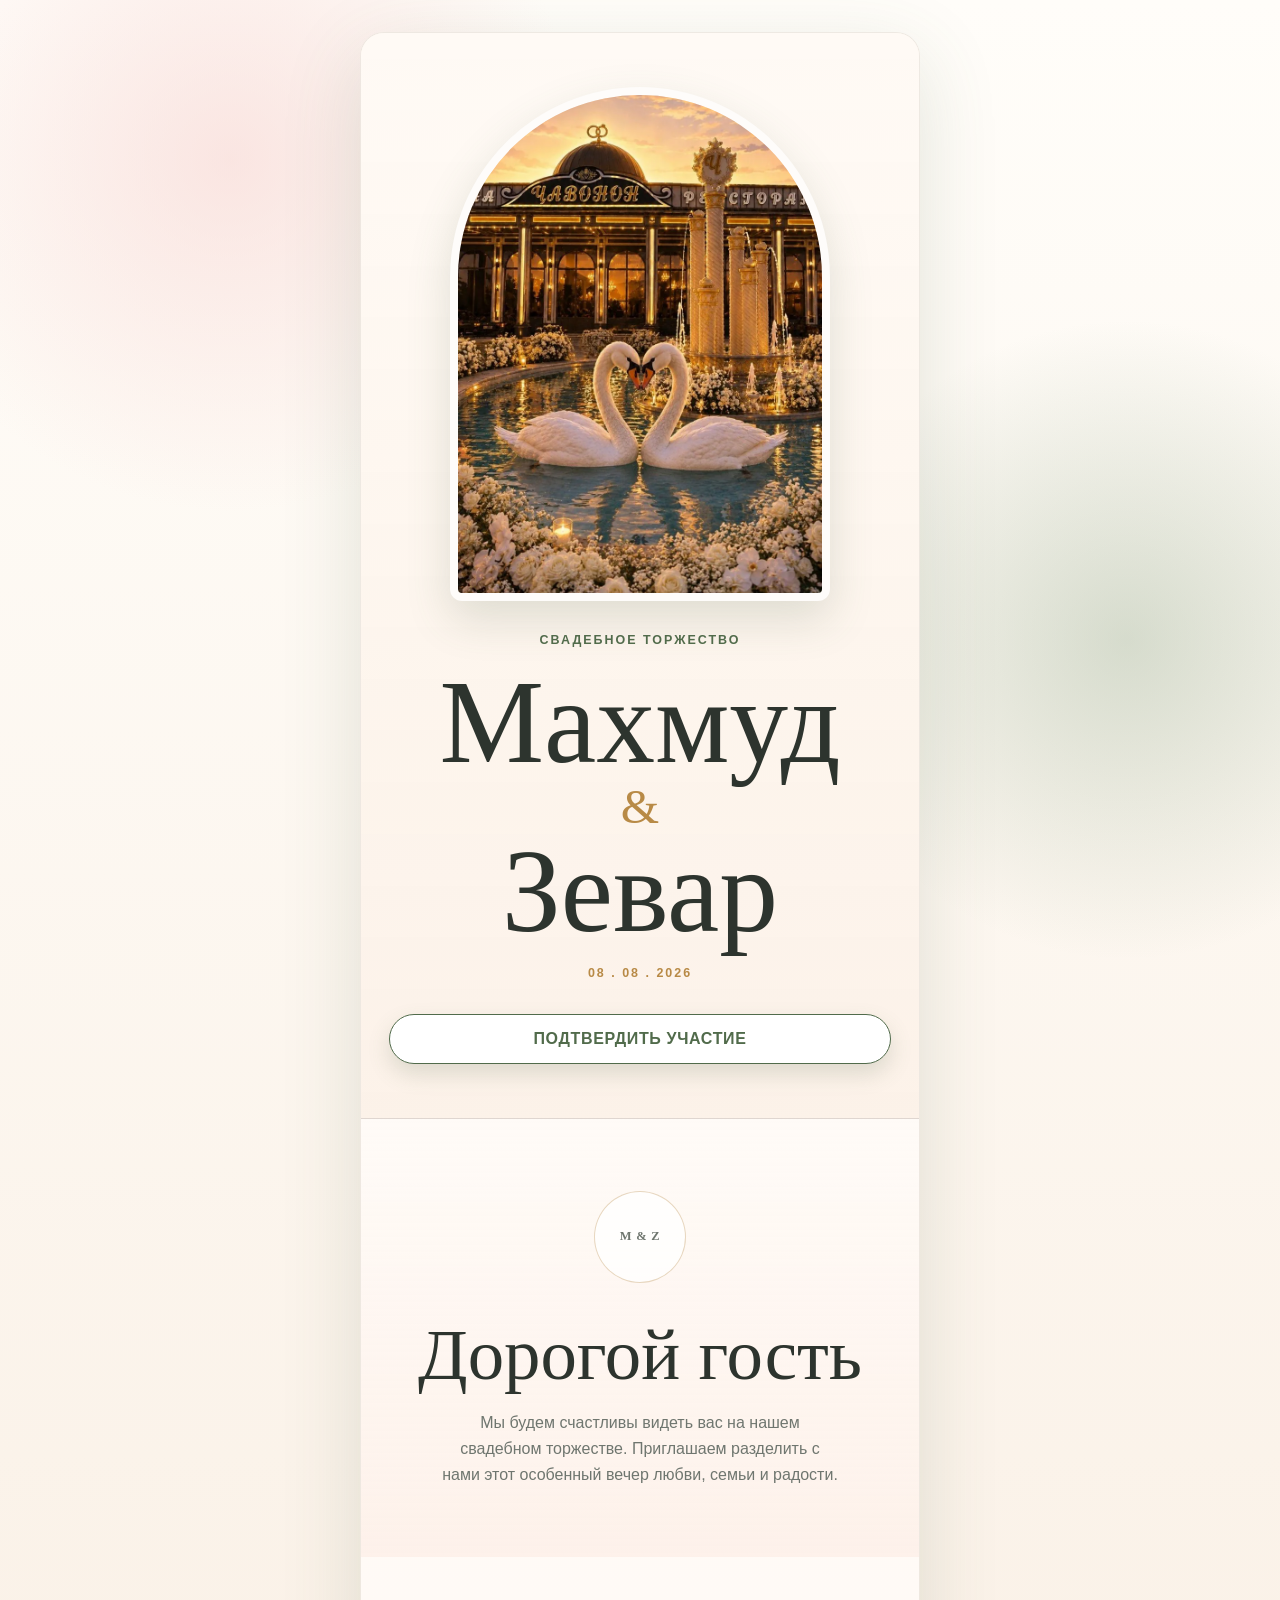
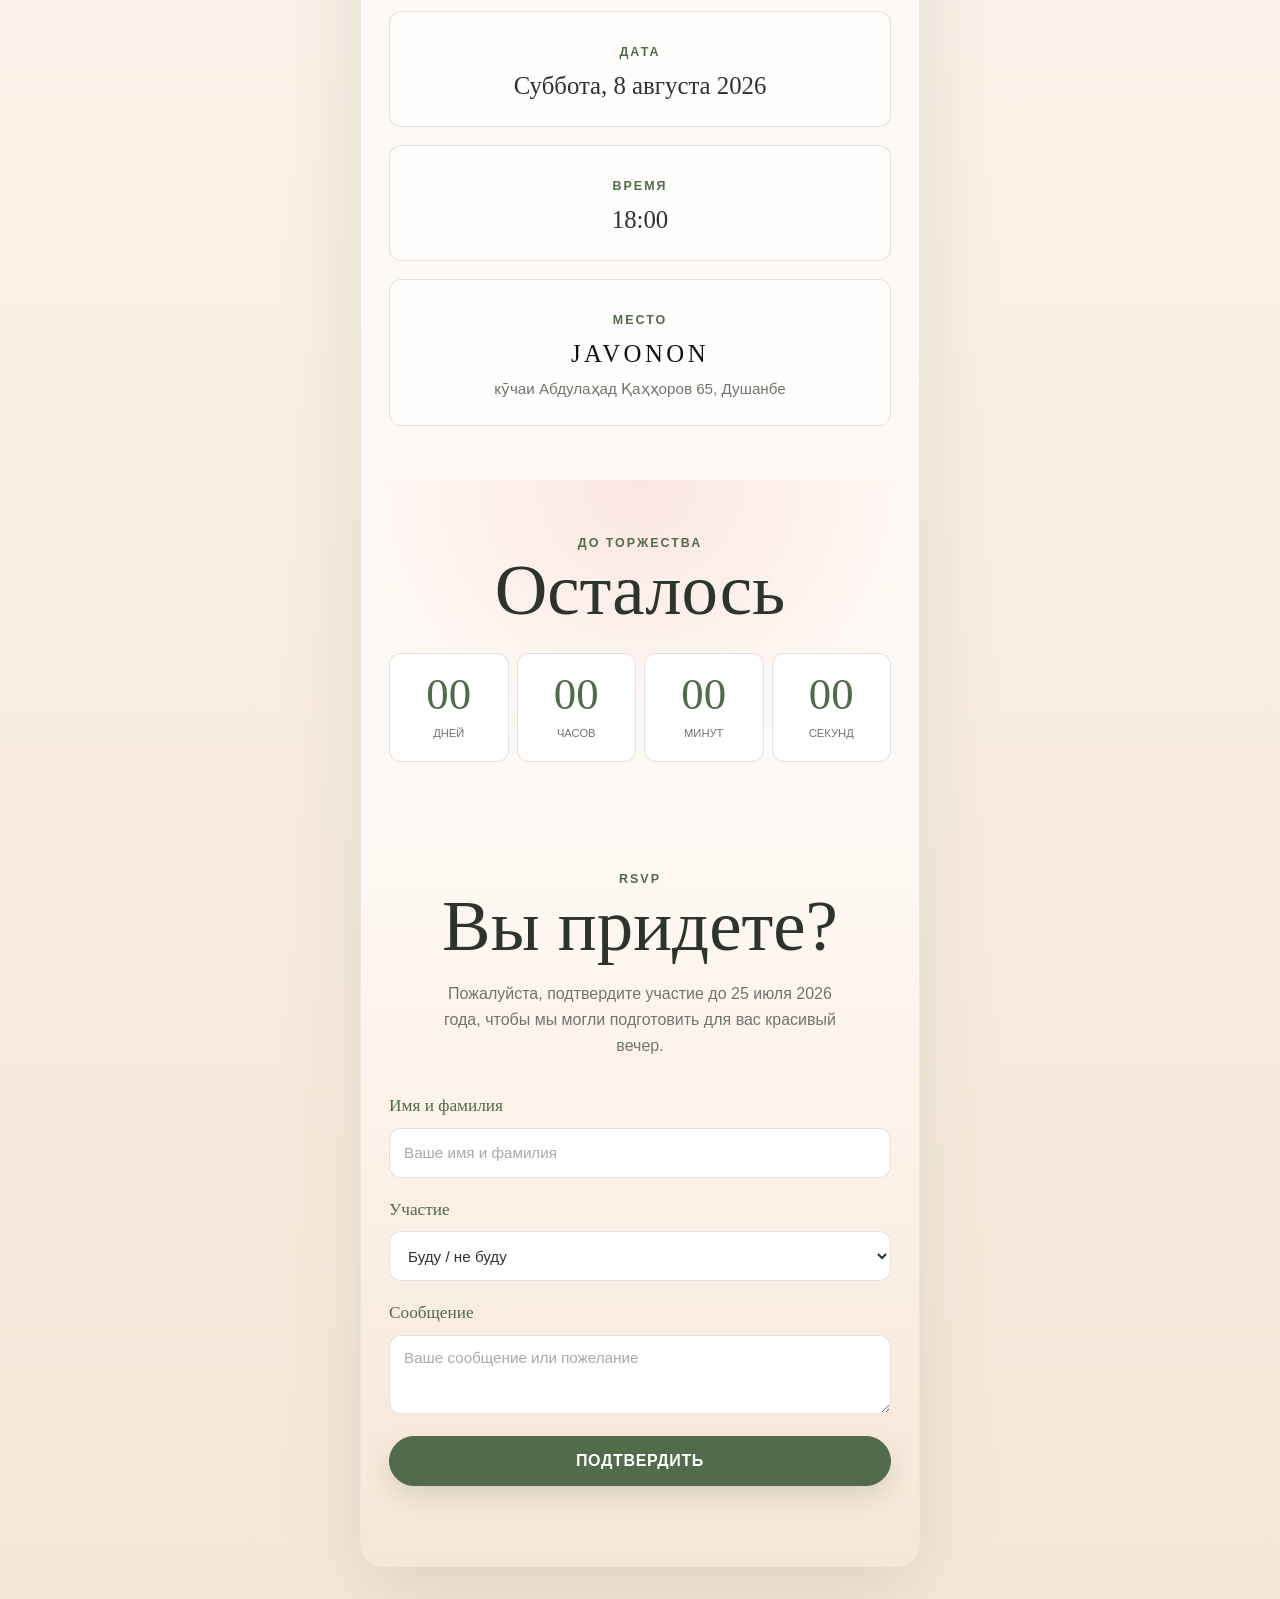
<file: index.html>
<!doctype html>
<html lang="ru">
  <head>
    <meta charset="utf-8">
    <meta name="viewport" content="width=device-width, initial-scale=1">
    <title>Махмуд и Зевар | 8 августа 2026</title>
    <meta
      name="description"
      content="Свадебное приглашение Махмуда и Зевар в ресторане JAVONON 8 августа 2026 года."
    >
    <link rel="stylesheet" href="styles.css">
  </head>
  <body>
    <main>
      <section class="cover" aria-labelledby="invitation-title">
        <div class="cover-photo">
          <img
            src="wedding-javonon-swans-20260627.webp"
            alt="Два белых лебедя образуют сердце у ресторана JAVONON"
            width="806"
            height="1280"
            fetchpriority="high"
            decoding="async"
          >
        </div>

        <p class="kicker">Свадебное торжество</p>
        <h1 id="invitation-title">
          <span>Махмуд</span>
          <span class="amp">&</span>
          <span>Зевар</span>
        </h1>
        <p class="date-line">08 . 08 . 2026</p>
        <a class="ghost-link" href="#rsvp">Подтвердить участие</a>
      </section>

      <section class="invitation" aria-labelledby="dear-guest">
        <p class="ornament">M & Z</p>
        <h2 id="dear-guest">Дорогой гость</h2>
        <p>
          Мы будем счастливы видеть вас на нашем свадебном торжестве.
          Приглашаем разделить с нами этот особенный вечер любви, семьи и радости.
        </p>
      </section>

      <section class="schedule" aria-label="Детали свадьбы">
        <div class="detail">
          <span>Дата</span>
          <strong>Суббота, 8 августа 2026</strong>
        </div>
        <div class="detail">
          <span>Время</span>
          <strong>18:00</strong>
        </div>
        <div class="detail">
          <span>Место</span>
          <strong class="venue-name">JAVONON</strong>
          <small class="address">кӯчаи Абдулаҳад Қаҳҳоров 65, Душанбе</small>
        </div>
      </section>

      <section class="countdown-section" aria-labelledby="countdown-title">
        <p class="kicker">До торжества</p>
        <h2 id="countdown-title">Осталось</h2>
        <div class="countdown" id="countdown">
          <div><strong id="days">00</strong><span>дней</span></div>
          <div><strong id="hours">00</strong><span>часов</span></div>
          <div><strong id="minutes">00</strong><span>минут</span></div>
          <div><strong id="seconds">00</strong><span>секунд</span></div>
        </div>
      </section>

      <section class="rsvp-section" id="rsvp" aria-labelledby="rsvp-title">
        <p class="kicker">RSVP</p>
        <h2 id="rsvp-title">Вы придете?</h2>
        <p class="rsvp-intro">
          Пожалуйста, подтвердите участие до 25 июля 2026 года, чтобы мы могли подготовить для вас красивый вечер.
        </p>

        <form class="rsvp-form" id="rsvpForm">
          <label>
            Имя и фамилия
            <input type="text" name="guestName" placeholder="Ваше имя и фамилия" required>
          </label>

          <label>
            Участие
            <select name="attendance" required>
              <option value="">Буду / не буду</option>
              <option value="Coming">Обязательно приду</option>
              <option value="Not coming">К сожалению, не смогу прийти</option>
            </select>
          </label>

          <label>
            Сообщение
            <textarea name="message" rows="3" placeholder="Ваше сообщение или пожелание"></textarea>
          </label>

          <button type="submit">Подтвердить</button>
        </form>

        <div class="confirmation" id="confirmation" hidden aria-live="polite">
          <h3>Спасибо за ваш ответ.</h3>
          <p id="confirmationText"></p>
          <a id="downloadRsvp" download="makhmud-zevar-invitation.txt">Скачать копию приглашения</a>
        </div>
      </section>
    </main>

    <script src="script.js"></script>
  </body>
</html>
</file>
<file: styles.css>
:root {
  --paper: #fff8f1;
  --champagne: #f6e7d8;
  --blush: #f7d7d4;
  --sage: #8aa384;
  --sage-deep: #516b4b;
  --gold: #b88a46;
  --ink: #2d342e;
  --muted: #6f766f;
  --line: rgba(45, 52, 46, 0.14);
  --white: rgba(255, 255, 255, 0.76);
}

* {
  box-sizing: border-box;
}

html {
  scroll-behavior: smooth;
}

body {
  margin: 0;
  background:
    radial-gradient(circle at 18% 5%, rgba(247, 215, 212, 0.62), transparent 22rem),
    radial-gradient(circle at 88% 20%, rgba(138, 163, 132, 0.34), transparent 20rem),
    linear-gradient(180deg, #fffdf9 0%, var(--champagne) 100%);
  color: var(--ink);
  font-family: Arial, Helvetica, sans-serif;
  line-height: 1.6;
}

main {
  width: min(100%, 560px);
  margin: 0 auto;
  overflow: hidden;
  background: rgba(255, 248, 241, 0.86);
  box-shadow: 0 24px 80px rgba(81, 107, 75, 0.16);
}

.cover,
.invitation,
.schedule,
.countdown-section,
.rsvp-section {
  padding: 54px 28px;
  text-align: center;
}

.cover {
  min-height: 100vh;
  display: flex;
  flex-direction: column;
  justify-content: center;
  gap: 22px;
  background:
    linear-gradient(180deg, rgba(255, 255, 255, 0.26), rgba(246, 231, 216, 0.34)),
    var(--paper);
}

.cover-photo {
  width: min(82vw, 380px);
  aspect-ratio: 0.74;
  margin: 0 auto 8px;
  overflow: hidden;
  border: 8px solid rgba(255, 255, 255, 0.88);
  border-radius: 190px 190px 12px 12px;
  background: var(--champagne);
  box-shadow: 0 18px 44px rgba(81, 107, 75, 0.18);
}

.cover-photo img {
  width: 100%;
  height: 100%;
  object-fit: cover;
  object-position: center;
}

.kicker,
.date-line,
.ornament,
.detail span {
  margin: 0;
  color: var(--sage-deep);
  font-size: 0.78rem;
  font-weight: 800;
  letter-spacing: 0.16em;
  text-transform: uppercase;
}

h1,
h2,
h3,
p {
  margin-top: 0;
}

h1,
h2 {
  font-family: Georgia, "Times New Roman", serif;
  font-weight: 400;
}

h1 {
  margin: 0;
  color: var(--ink);
  font-size: clamp(4.25rem, 19vw, 7.35rem);
  line-height: 0.86;
}

h1 span {
  display: block;
}

.amp {
  margin: 8px 0 10px;
  color: var(--gold);
  font-size: 0.42em;
  line-height: 1;
}

.date-line {
  margin-bottom: 8px;
  color: var(--gold);
}

.ghost-link,
button,
#downloadRsvp {
  display: inline-flex;
  align-items: center;
  justify-content: center;
  min-height: 50px;
  padding: 0 28px;
  border: 1px solid var(--sage-deep);
  border-radius: 999px;
  background: var(--sage-deep);
  color: white;
  font: inherit;
  font-weight: 800;
  letter-spacing: 0.04em;
  text-decoration: none;
  text-transform: uppercase;
  cursor: pointer;
  box-shadow: 0 10px 22px rgba(81, 107, 75, 0.18);
}

.ghost-link {
  background: white;
  color: var(--sage-deep);
}

.invitation {
  padding-top: 72px;
  background: linear-gradient(180deg, rgba(255, 255, 255, 0.44), rgba(247, 215, 212, 0.2));
  border-top: 1px solid var(--line);
}

.ornament {
  width: 92px;
  height: 92px;
  display: grid;
  place-items: center;
  margin: 0 auto 36px;
  border: 1px solid rgba(184, 138, 70, 0.34);
  border-radius: 50%;
  background: var(--white);
  color: var(--gold);
  font-family: Georgia, "Times New Roman", serif;
  letter-spacing: 0.06em;
}

h2 {
  margin-bottom: 20px;
  font-size: clamp(2.45rem, 11vw, 4.55rem);
  line-height: 0.98;
}

.invitation p,
.rsvp-intro,
.confirmation p {
  max-width: 400px;
  margin-inline: auto;
  color: var(--muted);
}

.schedule {
  display: grid;
  gap: 18px;
  background: rgba(255, 255, 255, 0.36);
}

.detail {
  padding: 26px 18px;
  border: 1px solid var(--line);
  border-radius: 12px;
  background: var(--white);
}

.detail strong {
  display: block;
  margin-top: 8px;
  font-family: Georgia, "Times New Roman", serif;
  font-size: 1.55rem;
  font-weight: 400;
  line-height: 1.15;
}

.venue-name {
  color: #111111;
  font-size: clamp(2rem, 8vw, 3.2rem);
  font-weight: 900;
  letter-spacing: 0.14em;
  line-height: 1;
  text-transform: uppercase;
}

.address {
  display: block;
  margin-top: 10px;
  color: var(--muted);
  font-size: 0.95rem;
  line-height: 1.35;
}

.countdown-section {
  background:
    radial-gradient(circle at 50% 0%, rgba(247, 215, 212, 0.56), transparent 18rem),
    #fffaf5;
}

.countdown {
  display: grid;
  grid-template-columns: repeat(4, 1fr);
  gap: 8px;
  margin-top: 28px;
}

.countdown div {
  min-width: 0;
  padding: 18px 6px;
  border: 1px solid var(--line);
  border-radius: 12px;
  background: white;
}

.countdown strong {
  display: block;
  color: var(--sage-deep);
  font-family: Georgia, "Times New Roman", serif;
  font-size: clamp(1.6rem, 8vw, 2.8rem);
  font-weight: 400;
  line-height: 1;
}

.countdown span {
  display: block;
  margin-top: 8px;
  color: var(--muted);
  font-size: 0.7rem;
  text-transform: uppercase;
}

.rsvp-section {
  padding-bottom: 80px;
  background: linear-gradient(180deg, #fffaf5, var(--champagne));
}

.rsvp-form {
  display: grid;
  gap: 18px;
  margin-top: 34px;
}

label {
  display: grid;
  gap: 8px;
  color: var(--sage-deep);
  font-family: Georgia, "Times New Roman", serif;
  font-size: 1.08rem;
  text-align: left;
}

input,
select,
textarea {
  width: 100%;
  min-height: 50px;
  padding: 13px 14px;
  border: 1px solid var(--line);
  border-radius: 12px;
  background: white;
  color: var(--ink);
  font: 400 0.95rem Arial, Helvetica, sans-serif;
}

textarea {
  resize: vertical;
}

input::placeholder,
textarea::placeholder {
  color: rgba(45, 52, 46, 0.42);
}

input:focus,
select:focus,
textarea:focus {
  outline: 3px solid rgba(138, 163, 132, 0.28);
  border-color: var(--sage);
}

button {
  width: 100%;
  margin-top: 4px;
}

button:disabled {
  cursor: wait;
  opacity: 0.68;
}

.confirmation {
  margin-top: 30px;
  padding: 24px 18px;
  border: 1px solid var(--line);
  border-radius: 12px;
  background: rgba(255, 255, 255, 0.72);
}

.confirmation h3 {
  margin-bottom: 8px;
  font-family: Georgia, "Times New Roman", serif;
  font-size: 1.8rem;
  font-weight: 400;
}

#downloadRsvp {
  margin-top: 14px;
  min-height: 44px;
  padding-inline: 18px;
  font-size: 0.82rem;
}

@media (min-width: 760px) {
  body {
    padding: 32px 0;
  }

  main {
    border: 1px solid rgba(45, 52, 46, 0.08);
    border-radius: 24px;
  }
}

@media (max-width: 390px) {
  .cover,
  .invitation,
  .schedule,
  .countdown-section,
  .rsvp-section {
    padding-left: 20px;
    padding-right: 20px;
  }

  .countdown {
    gap: 5px;
  }
}

.admin-main {
  min-height: 100vh;
}

.admin-header {
  padding: 54px 28px 34px;
  text-align: center;
}

.admin-header h1 {
  margin: 8px 0 10px;
}

.admin-header p:last-of-type {
  color: var(--muted);
}

.admin-actions {
  display: grid;
  gap: 10px;
  margin-top: 24px;
}

.admin-actions button,
.admin-actions .ghost-link {
  width: 100%;
}

.admin-code-label {
  margin-top: 24px;
  color: var(--sage-deep);
}

.admin-summary {
  display: grid;
  grid-template-columns: repeat(3, 1fr);
  gap: 8px;
  padding: 0 20px 22px;
}

.admin-summary div {
  padding: 16px 8px;
  border: 1px solid var(--line);
  border-radius: 12px;
  background: white;
  text-align: center;
}

.admin-summary span {
  display: block;
  color: var(--muted);
  font-size: 0.72rem;
  text-transform: uppercase;
}

.admin-summary strong {
  display: block;
  color: var(--sage-deep);
  font-family: Georgia, "Times New Roman", serif;
  font-size: 2.2rem;
  font-weight: 400;
}

.admin-table-section {
  padding: 0 20px 54px;
}

.admin-table-wrap {
  overflow-x: auto;
  border: 1px solid var(--line);
  border-radius: 12px;
  background: white;
}

table {
  width: 100%;
  min-width: 620px;
  border-collapse: collapse;
}

th,
td {
  padding: 13px 12px;
  border-bottom: 1px solid var(--line);
  text-align: left;
  vertical-align: top;
}

th {
  color: var(--sage-deep);
  font-size: 0.78rem;
  text-transform: uppercase;
}

td {
  color: var(--ink);
}

.status {
  display: inline-flex;
  padding: 4px 10px;
  border-radius: 999px;
  font-size: 0.82rem;
  font-weight: 700;
}

.status.yes {
  background: rgba(138, 163, 132, 0.22);
  color: var(--sage-deep);
}

.status.no {
  background: rgba(247, 215, 212, 0.56);
  color: #9b4c4a;
}

.admin-error {
  padding: 14px;
  border-radius: 12px;
  background: rgba(155, 76, 74, 0.12);
  color: #9b4c4a;
}

.admin-storage {
  padding: 14px;
  border-radius: 12px;
  background: rgba(184, 138, 70, 0.14);
  color: #7d5520;
}

.admin-storage.is-persistent {
  background: rgba(138, 163, 132, 0.2);
  color: var(--sage-deep);
}
</file>
